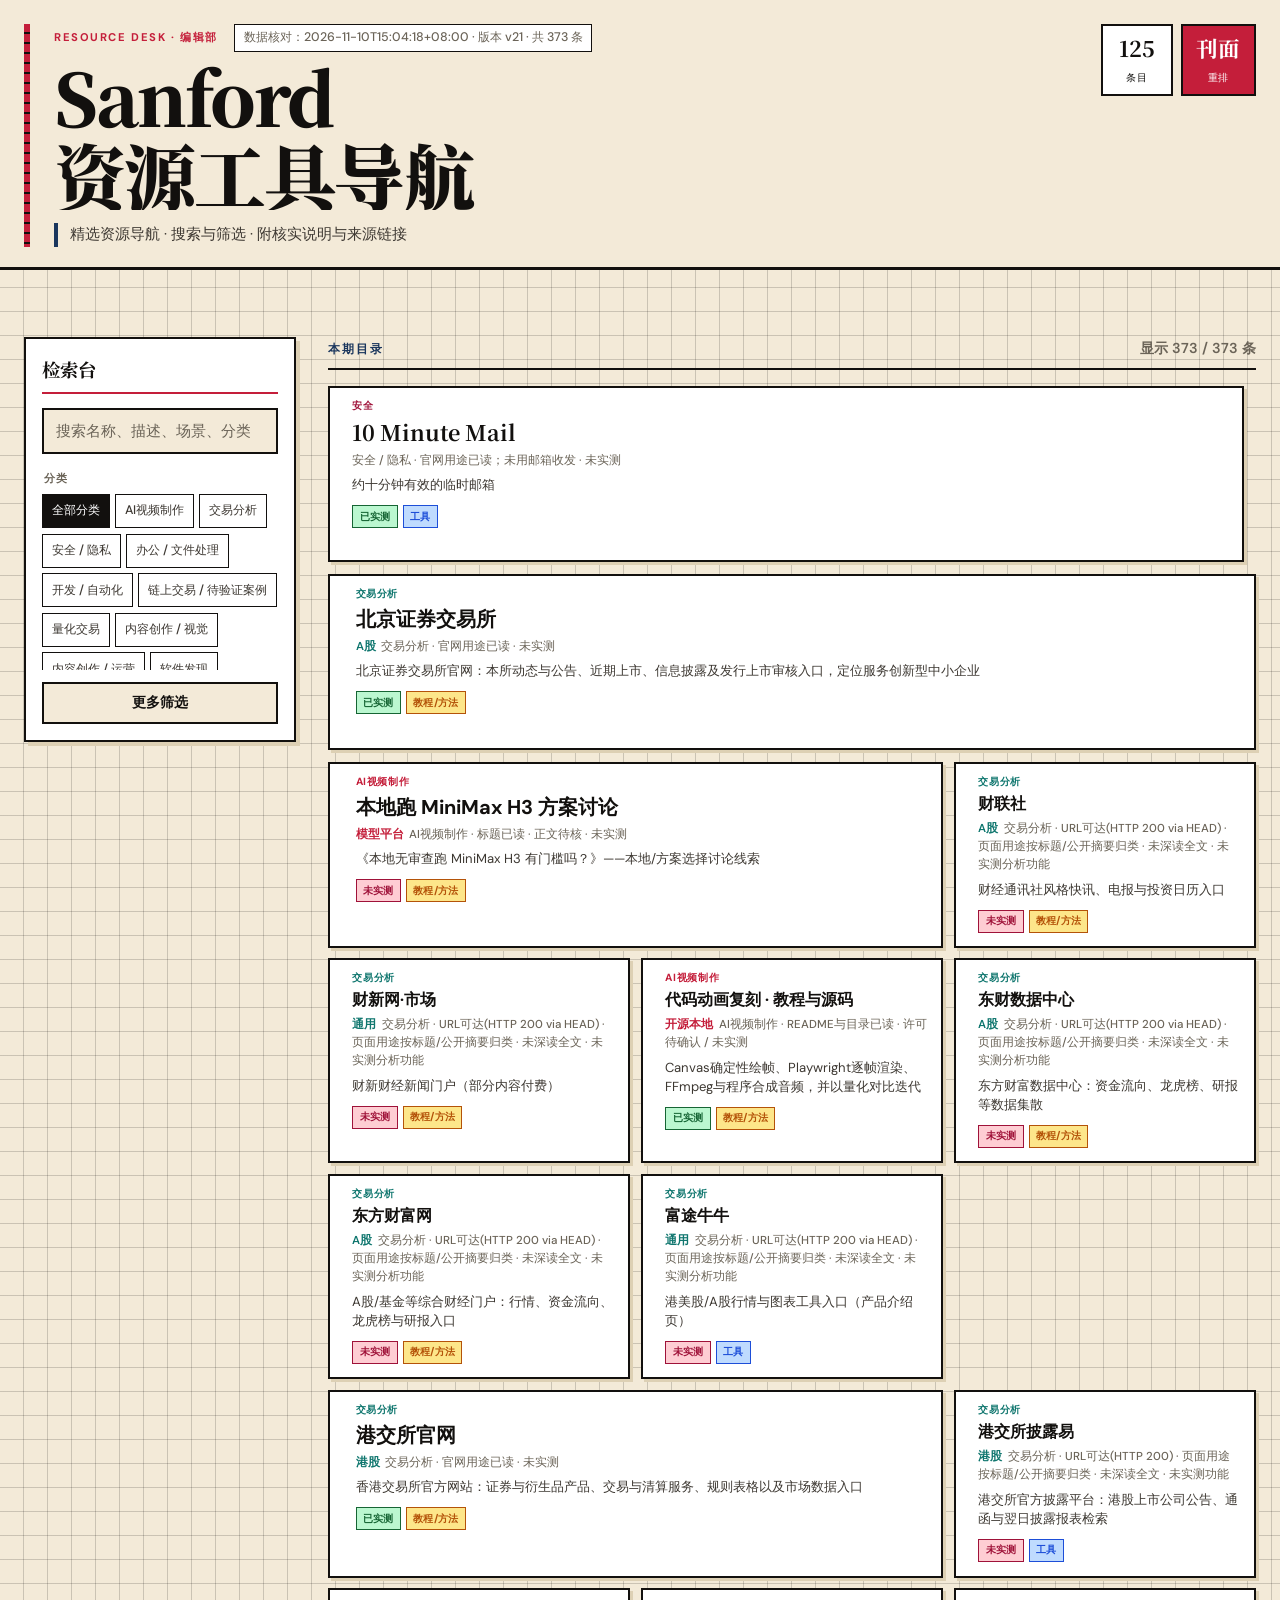
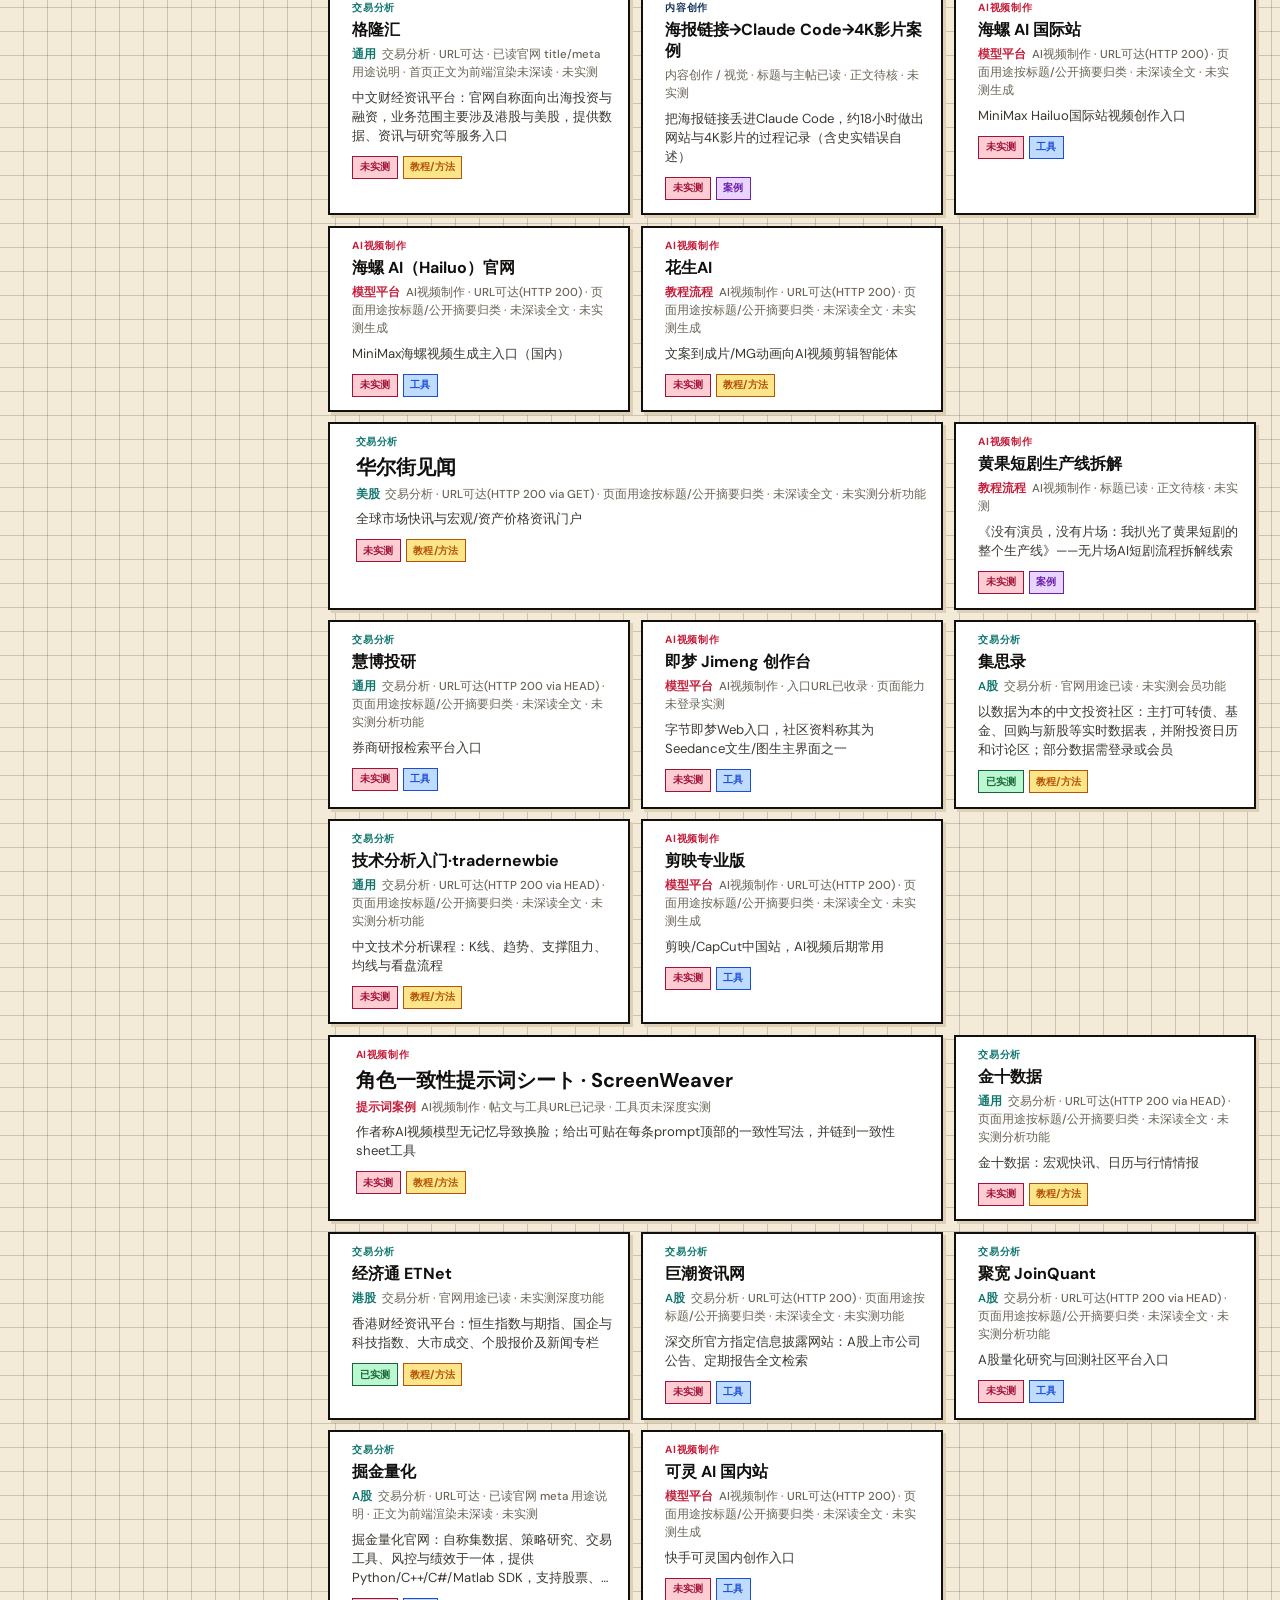
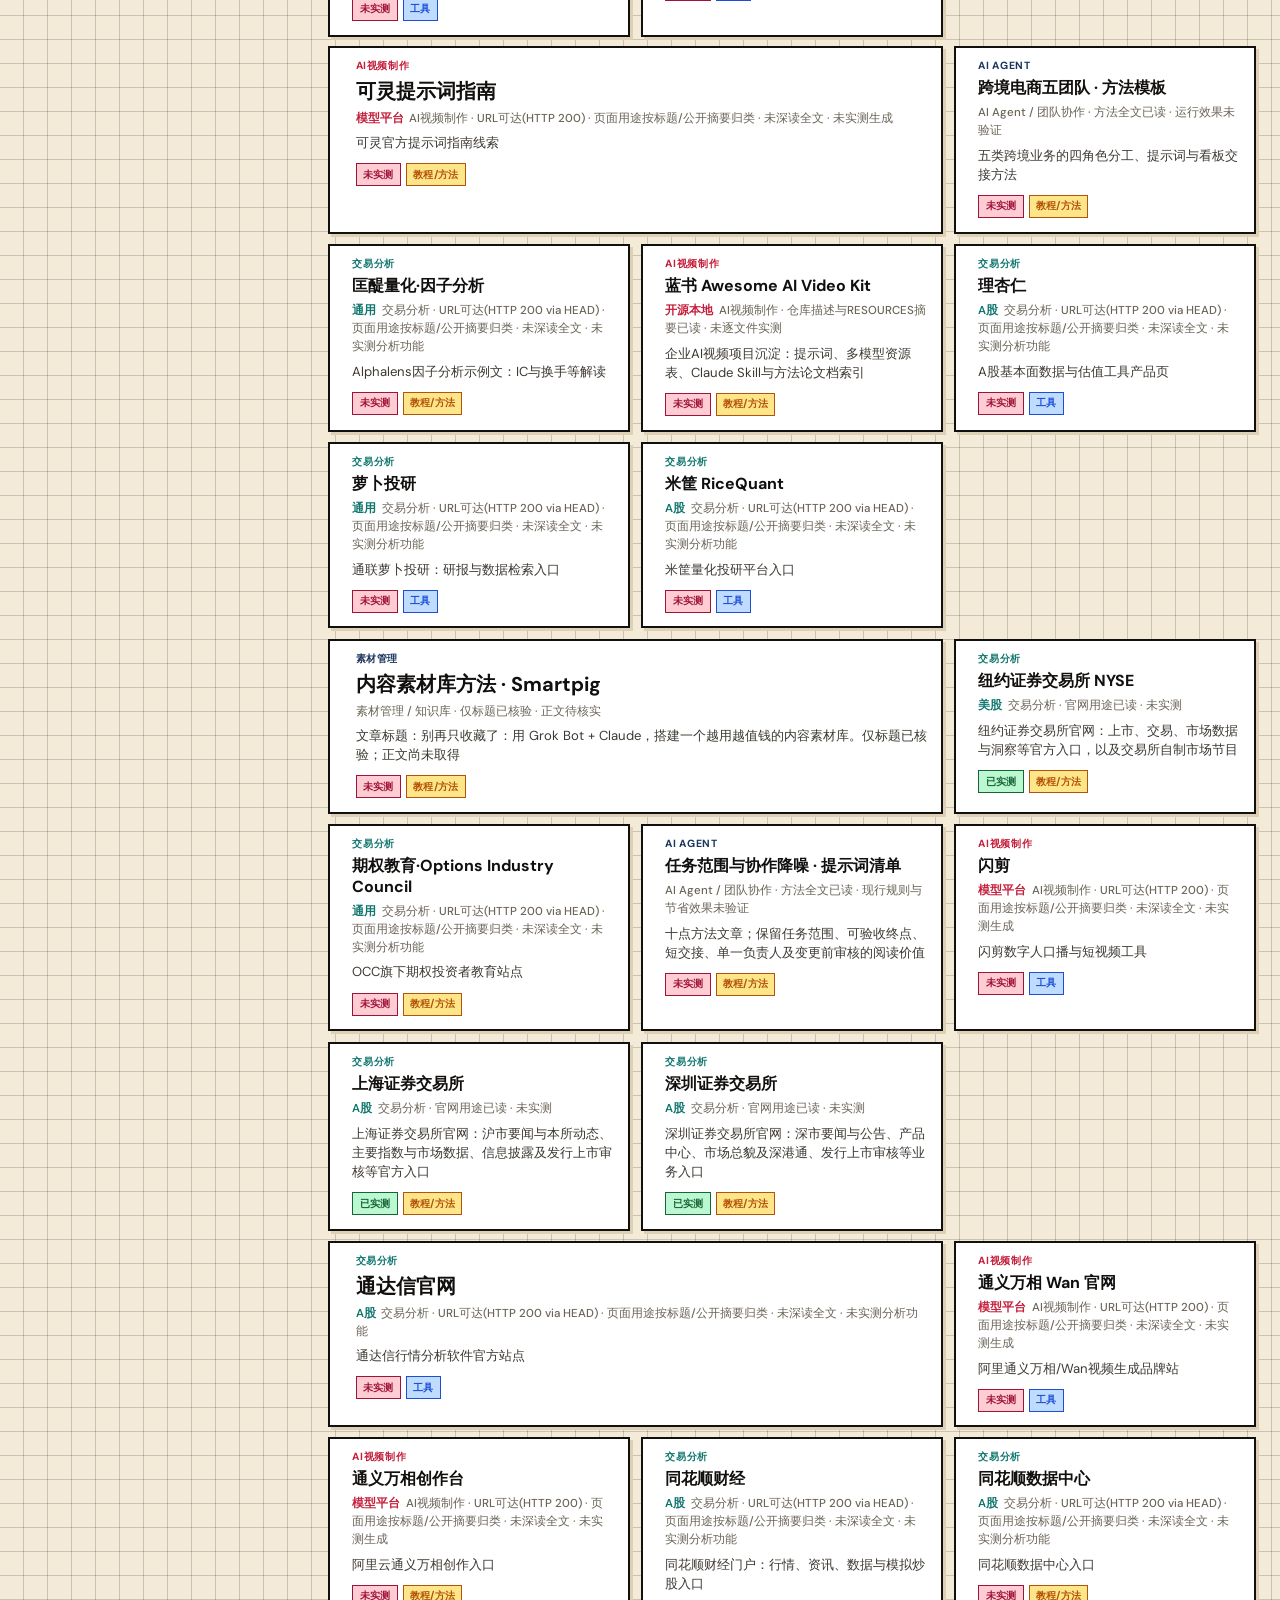
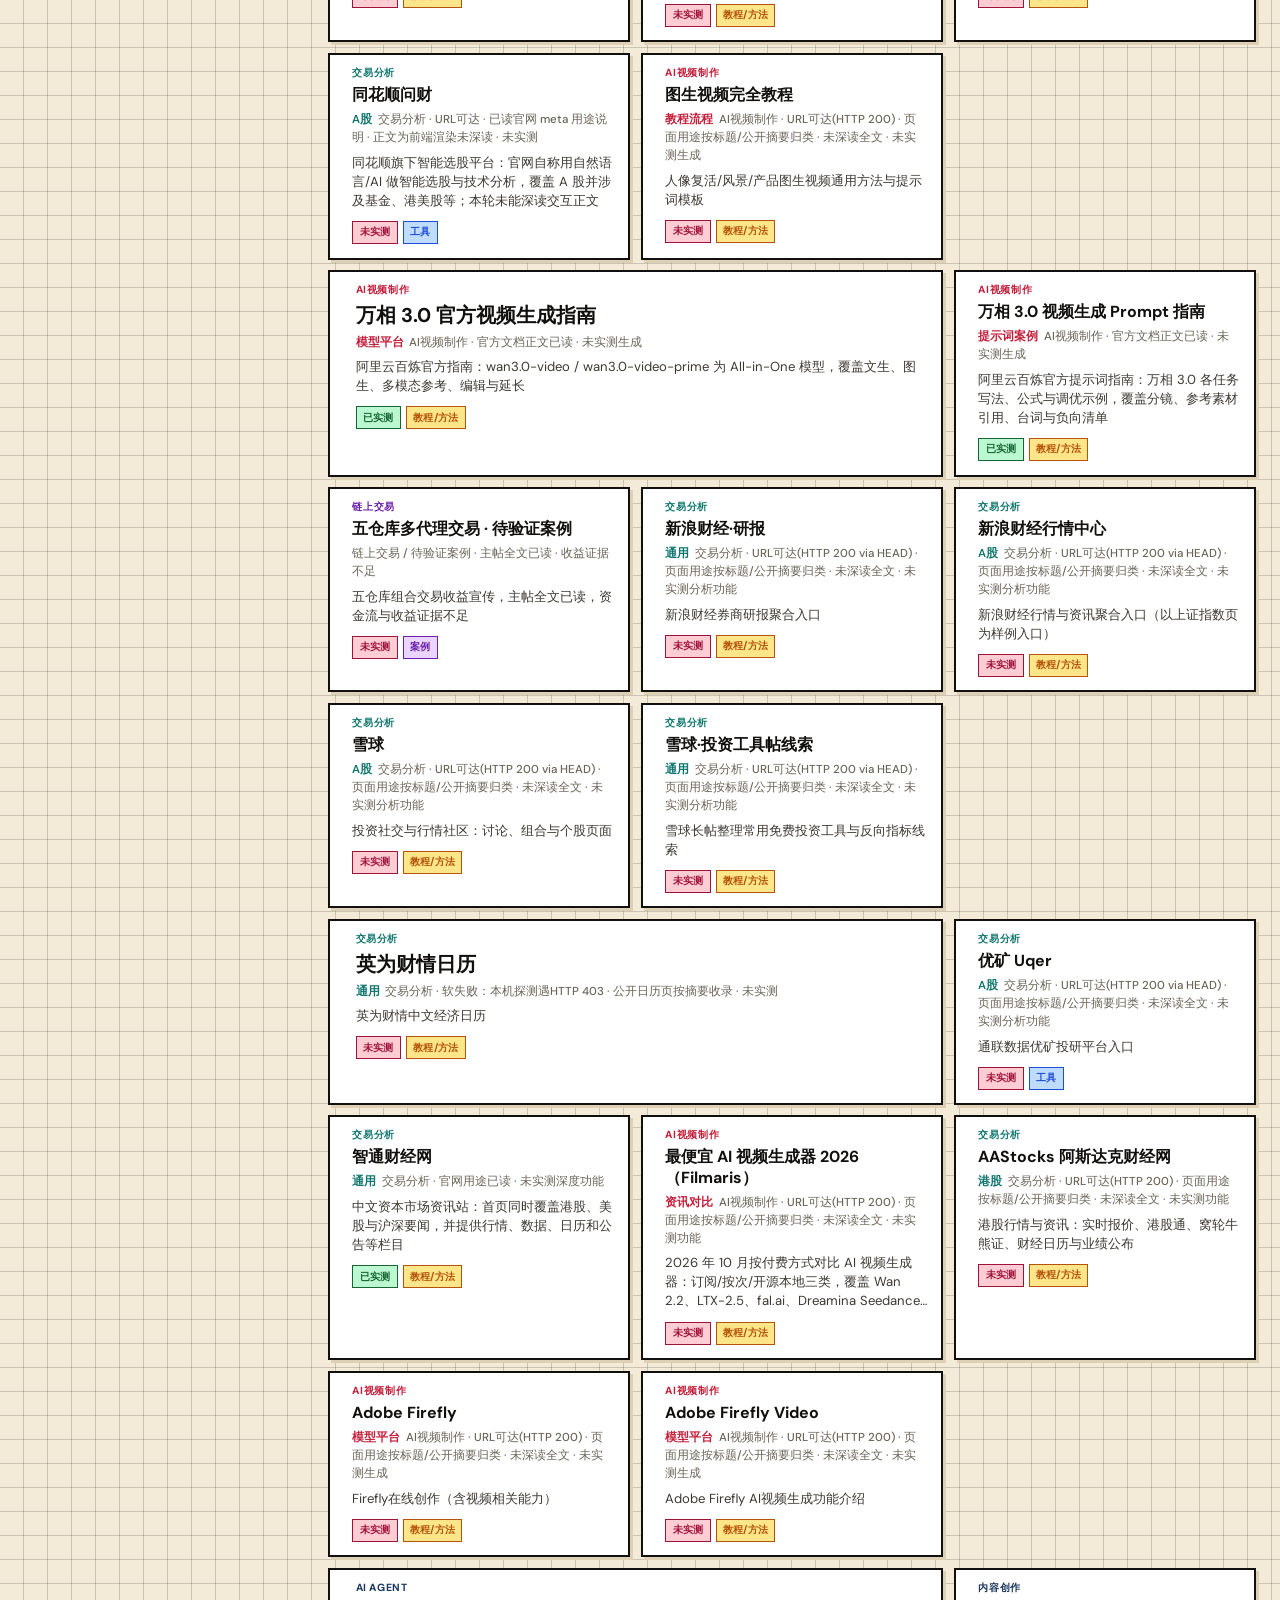
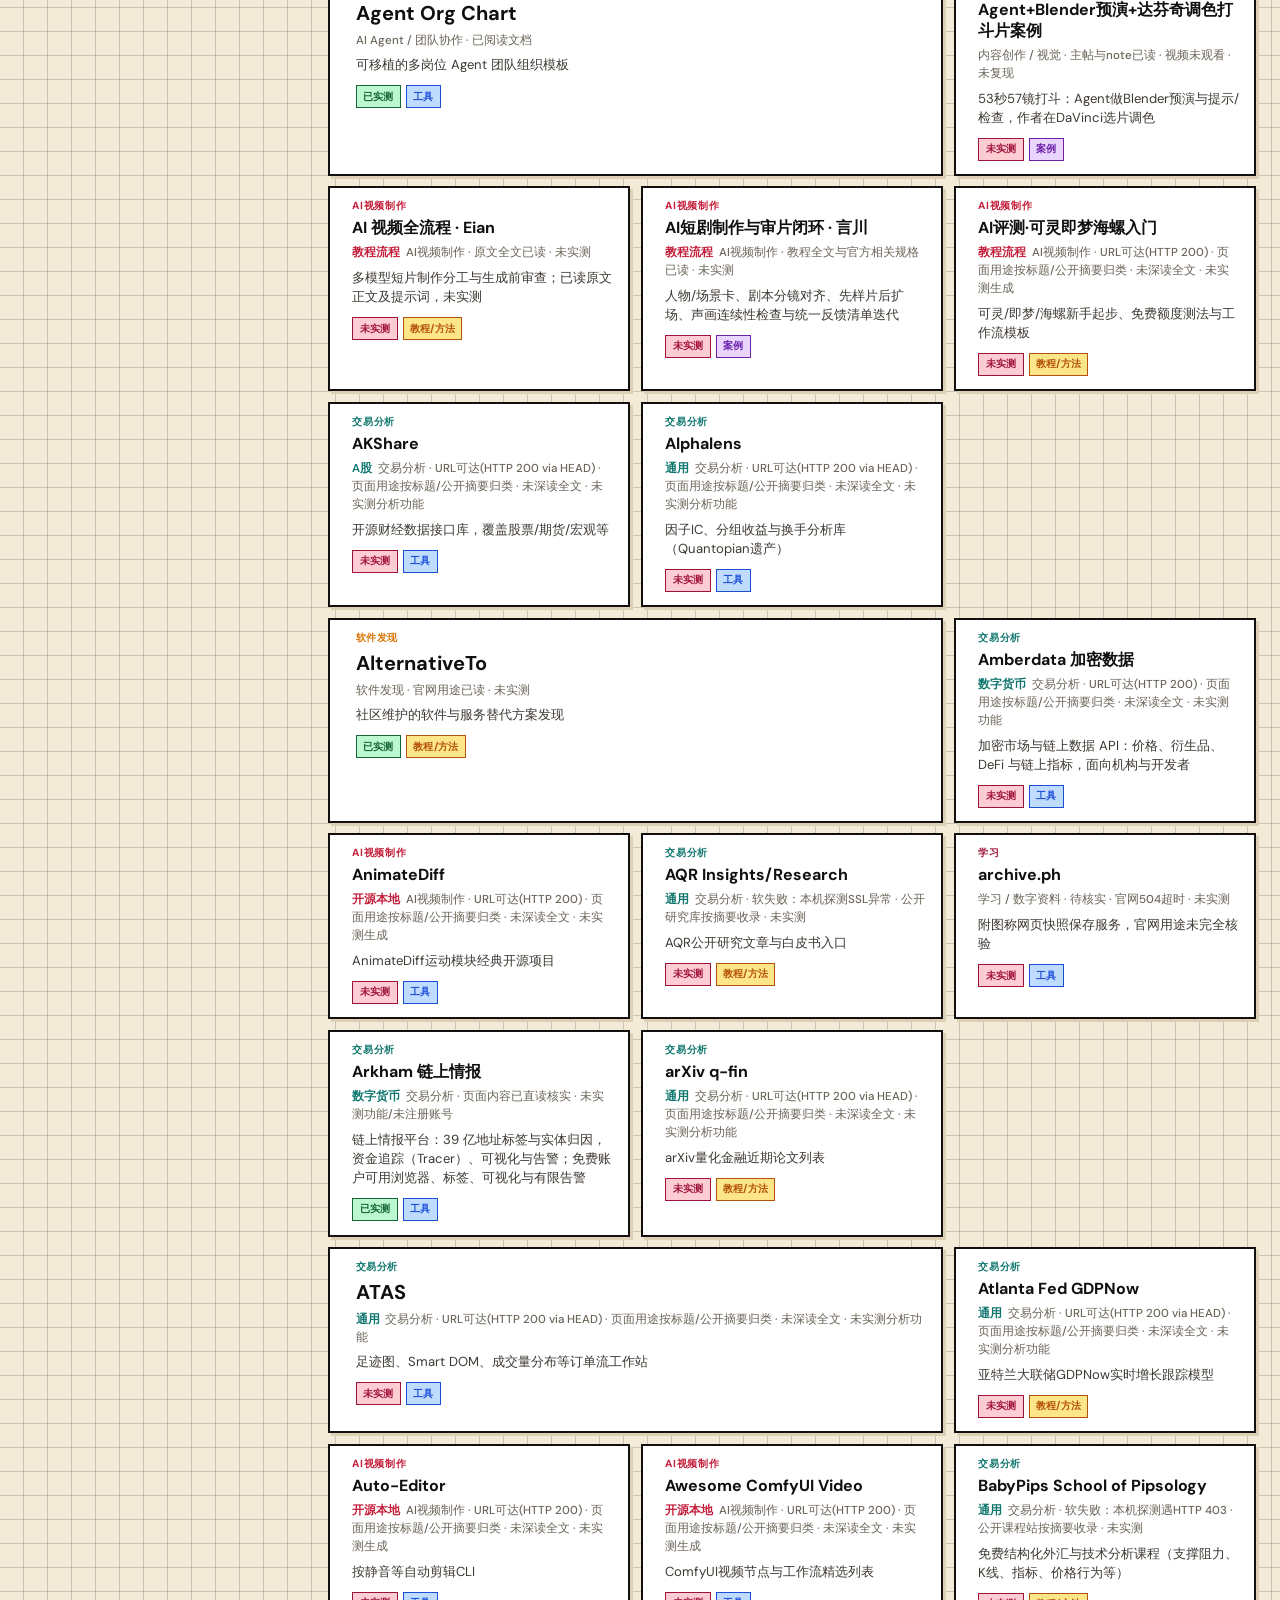
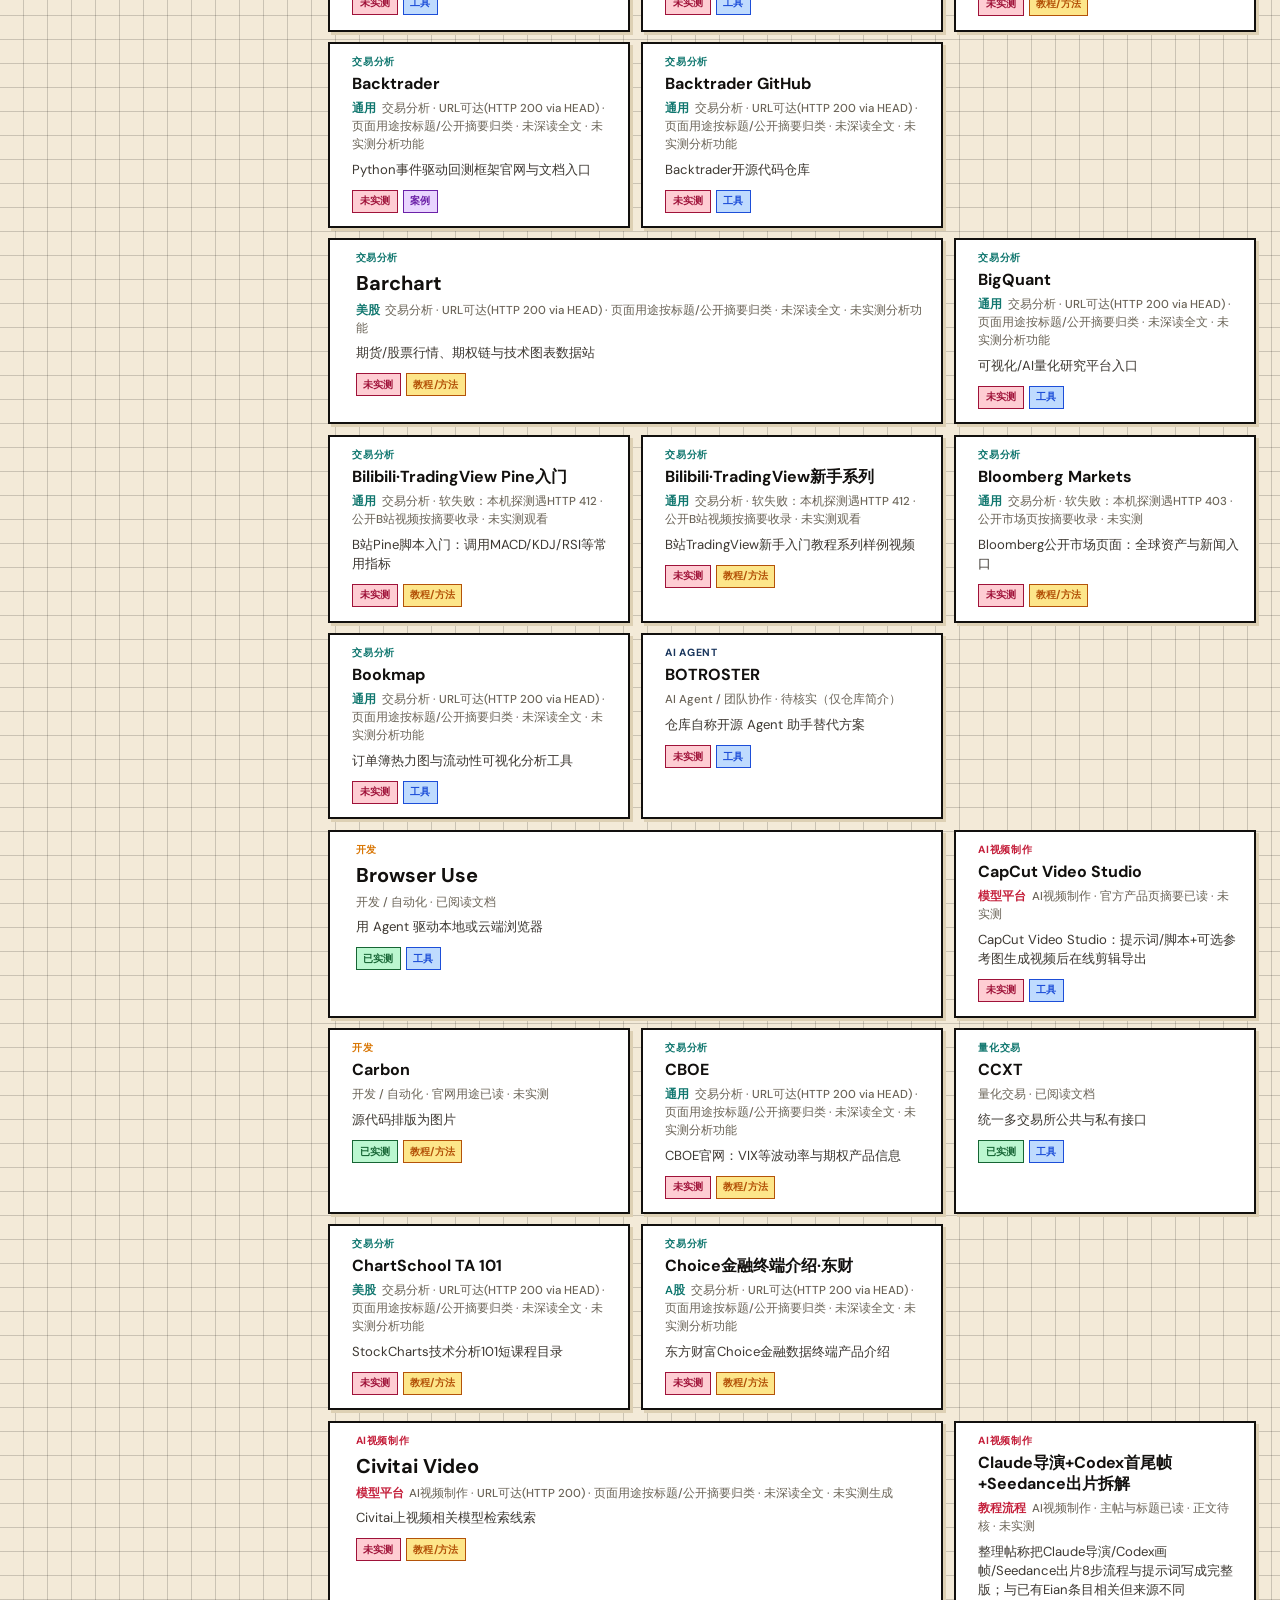
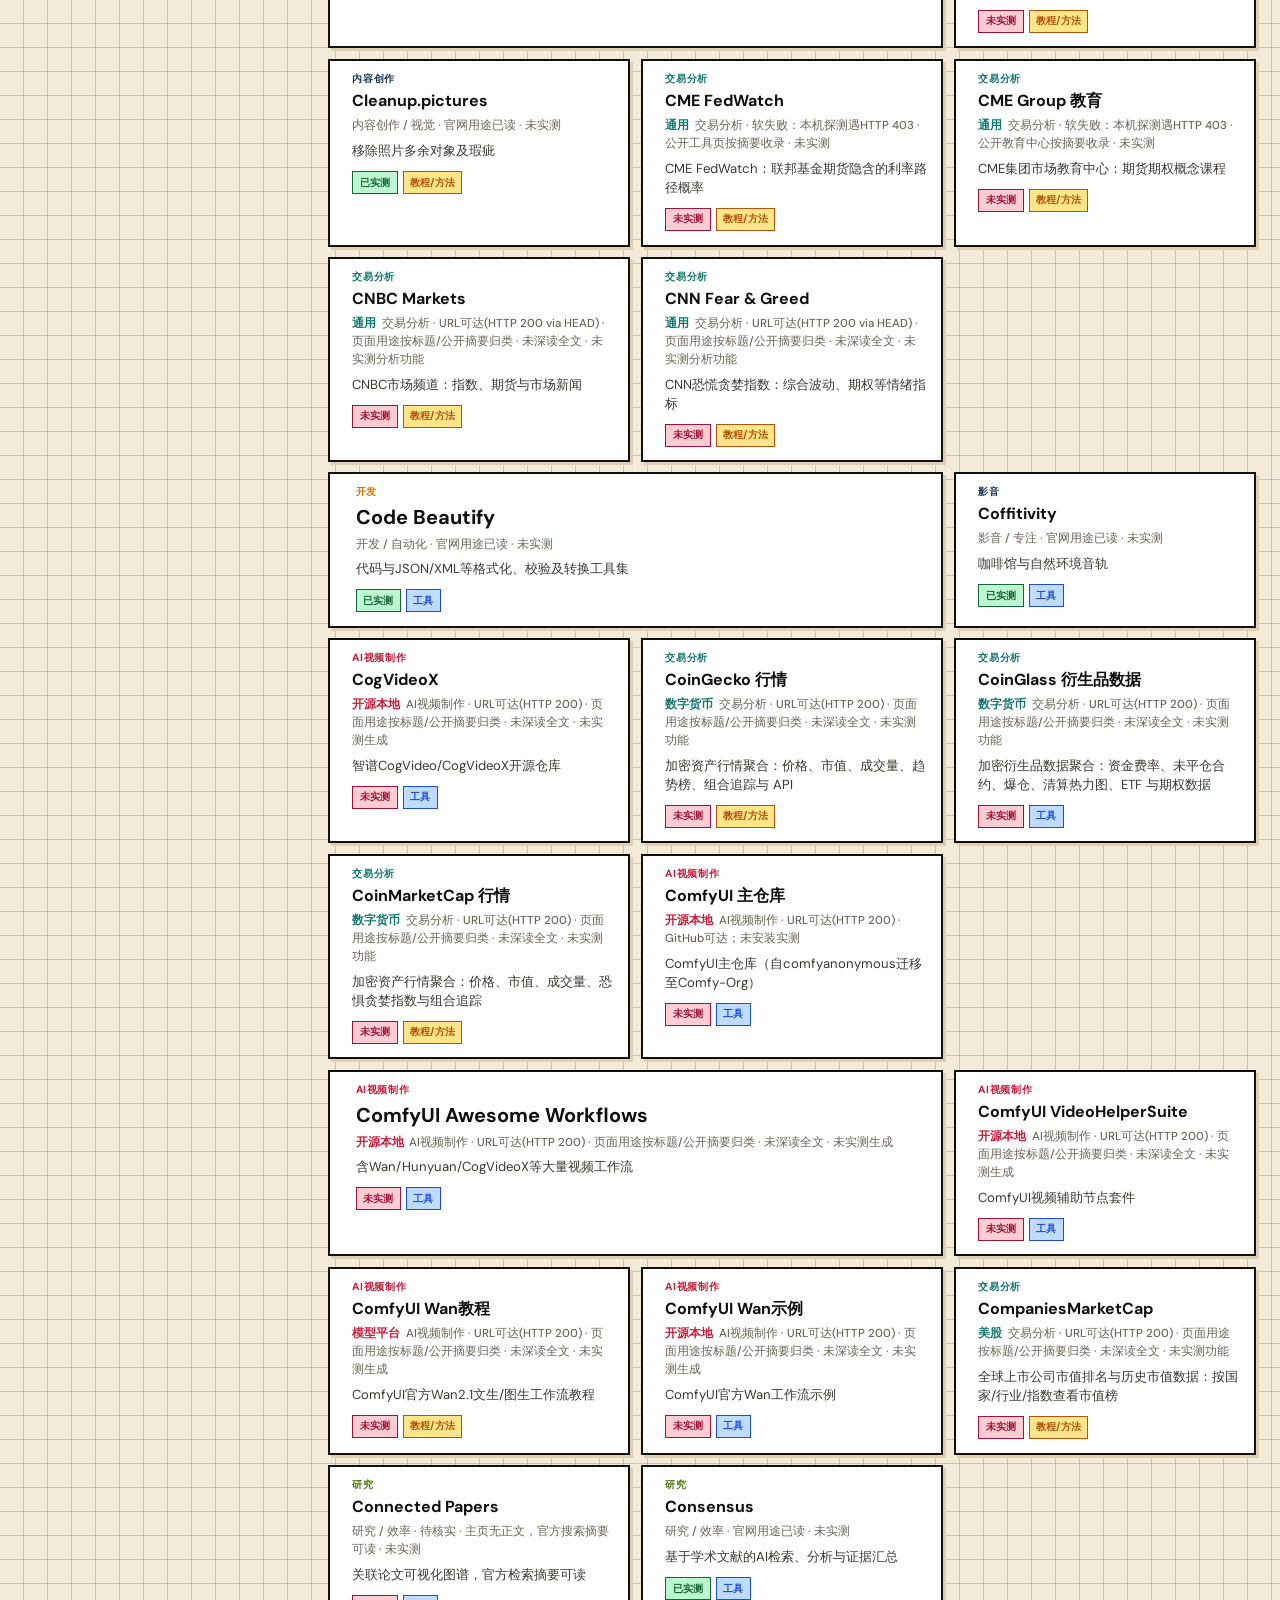
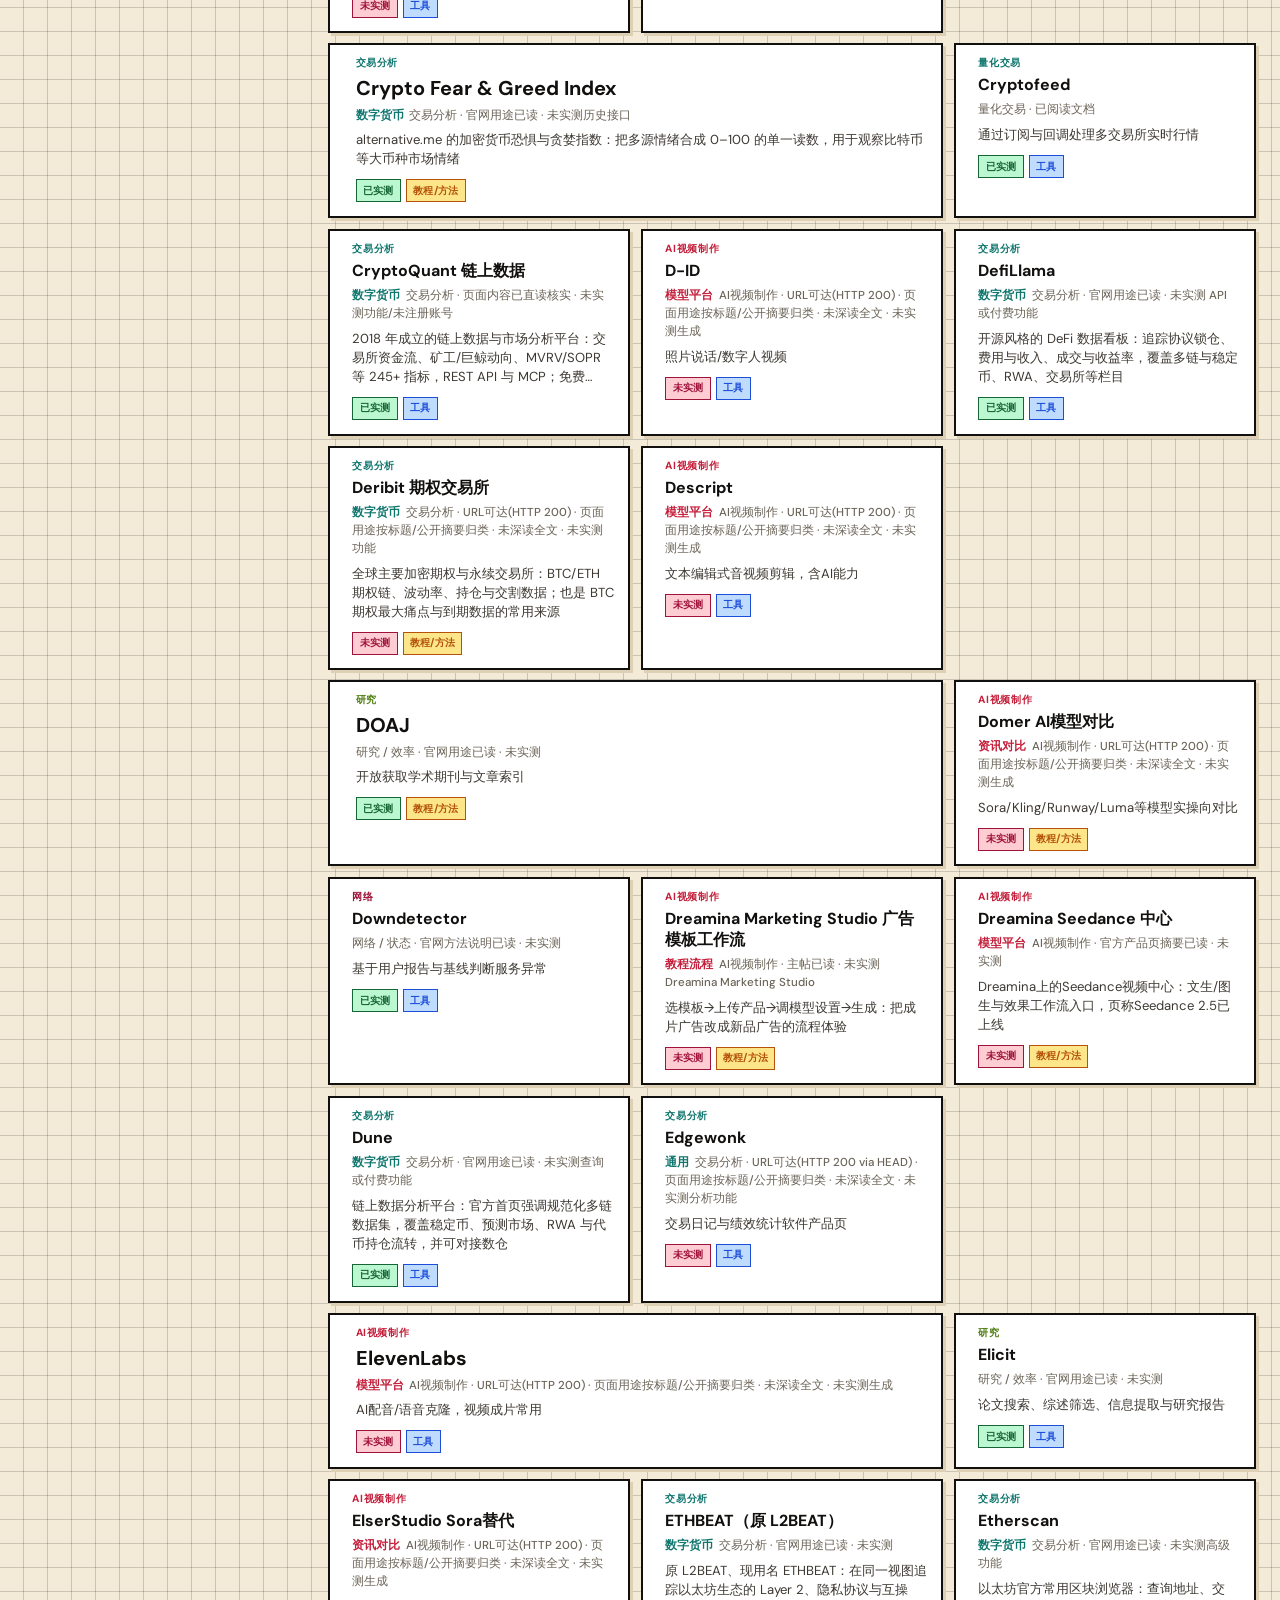
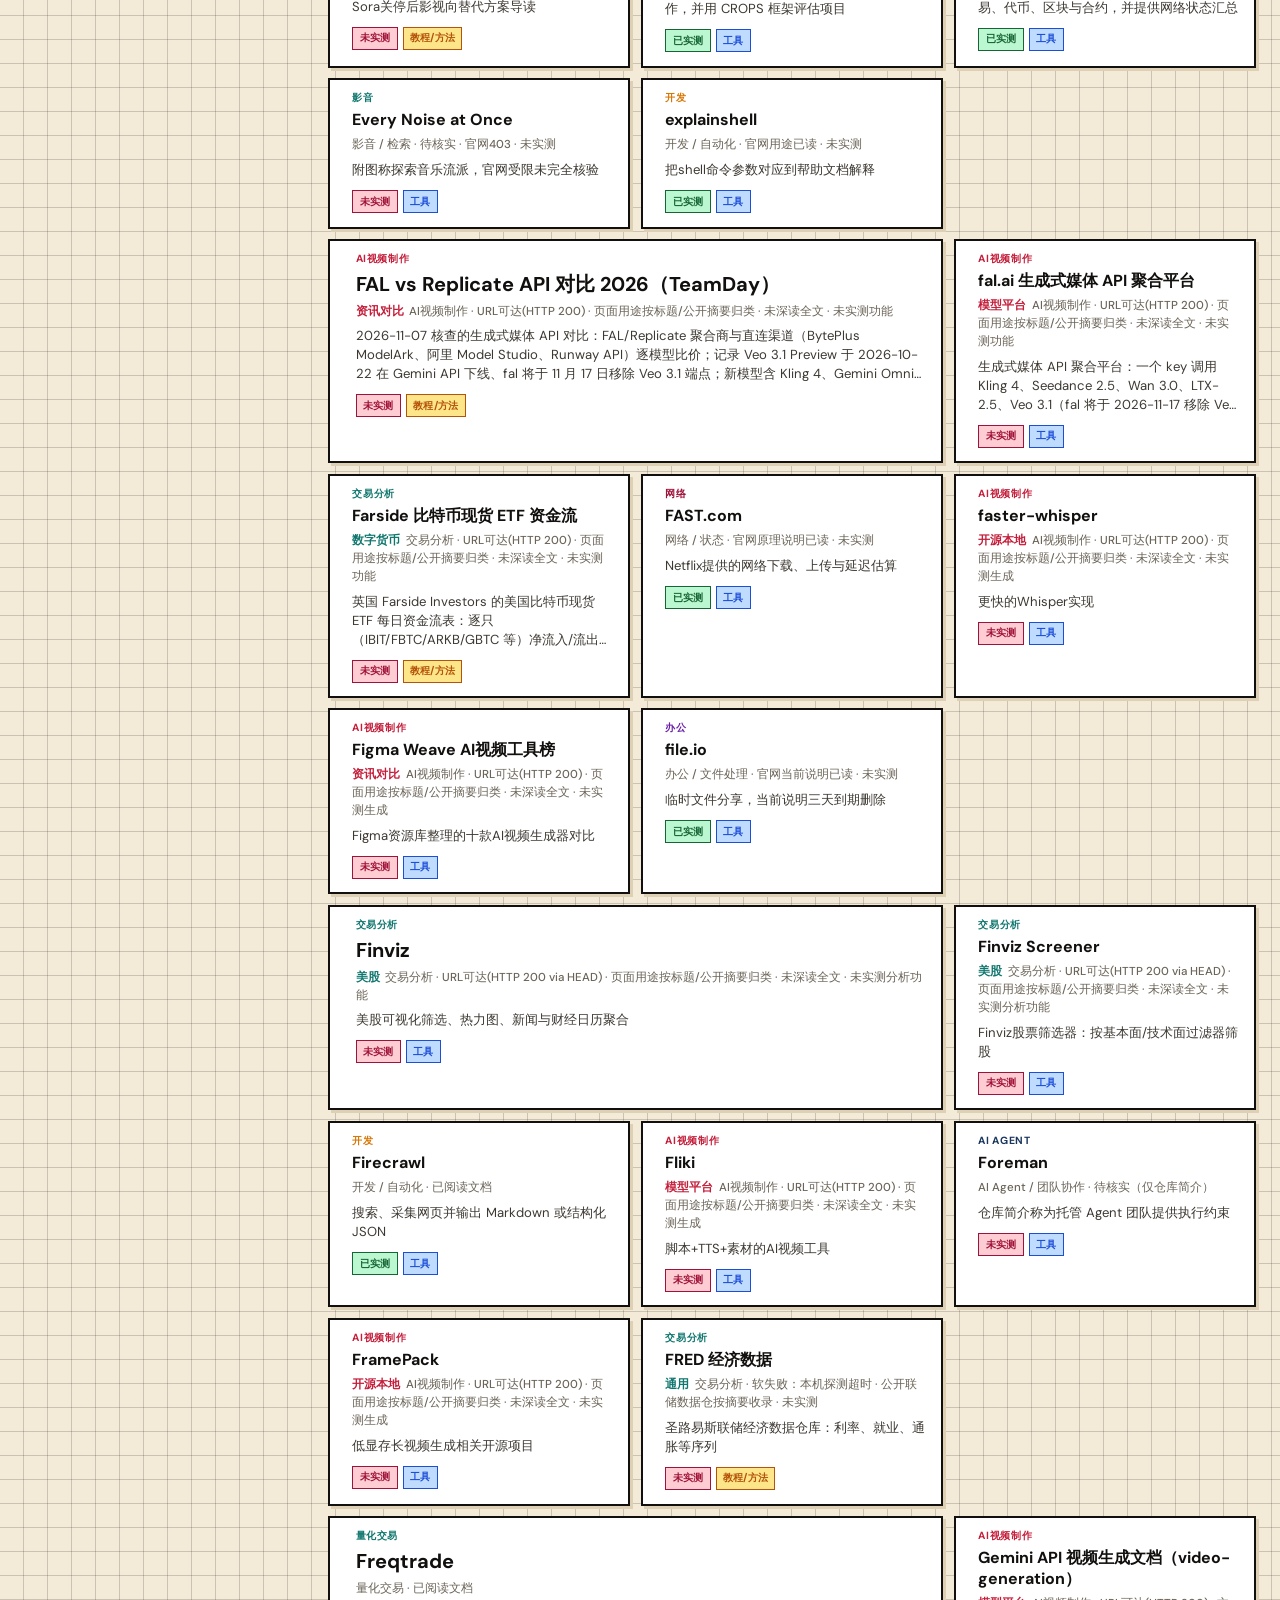
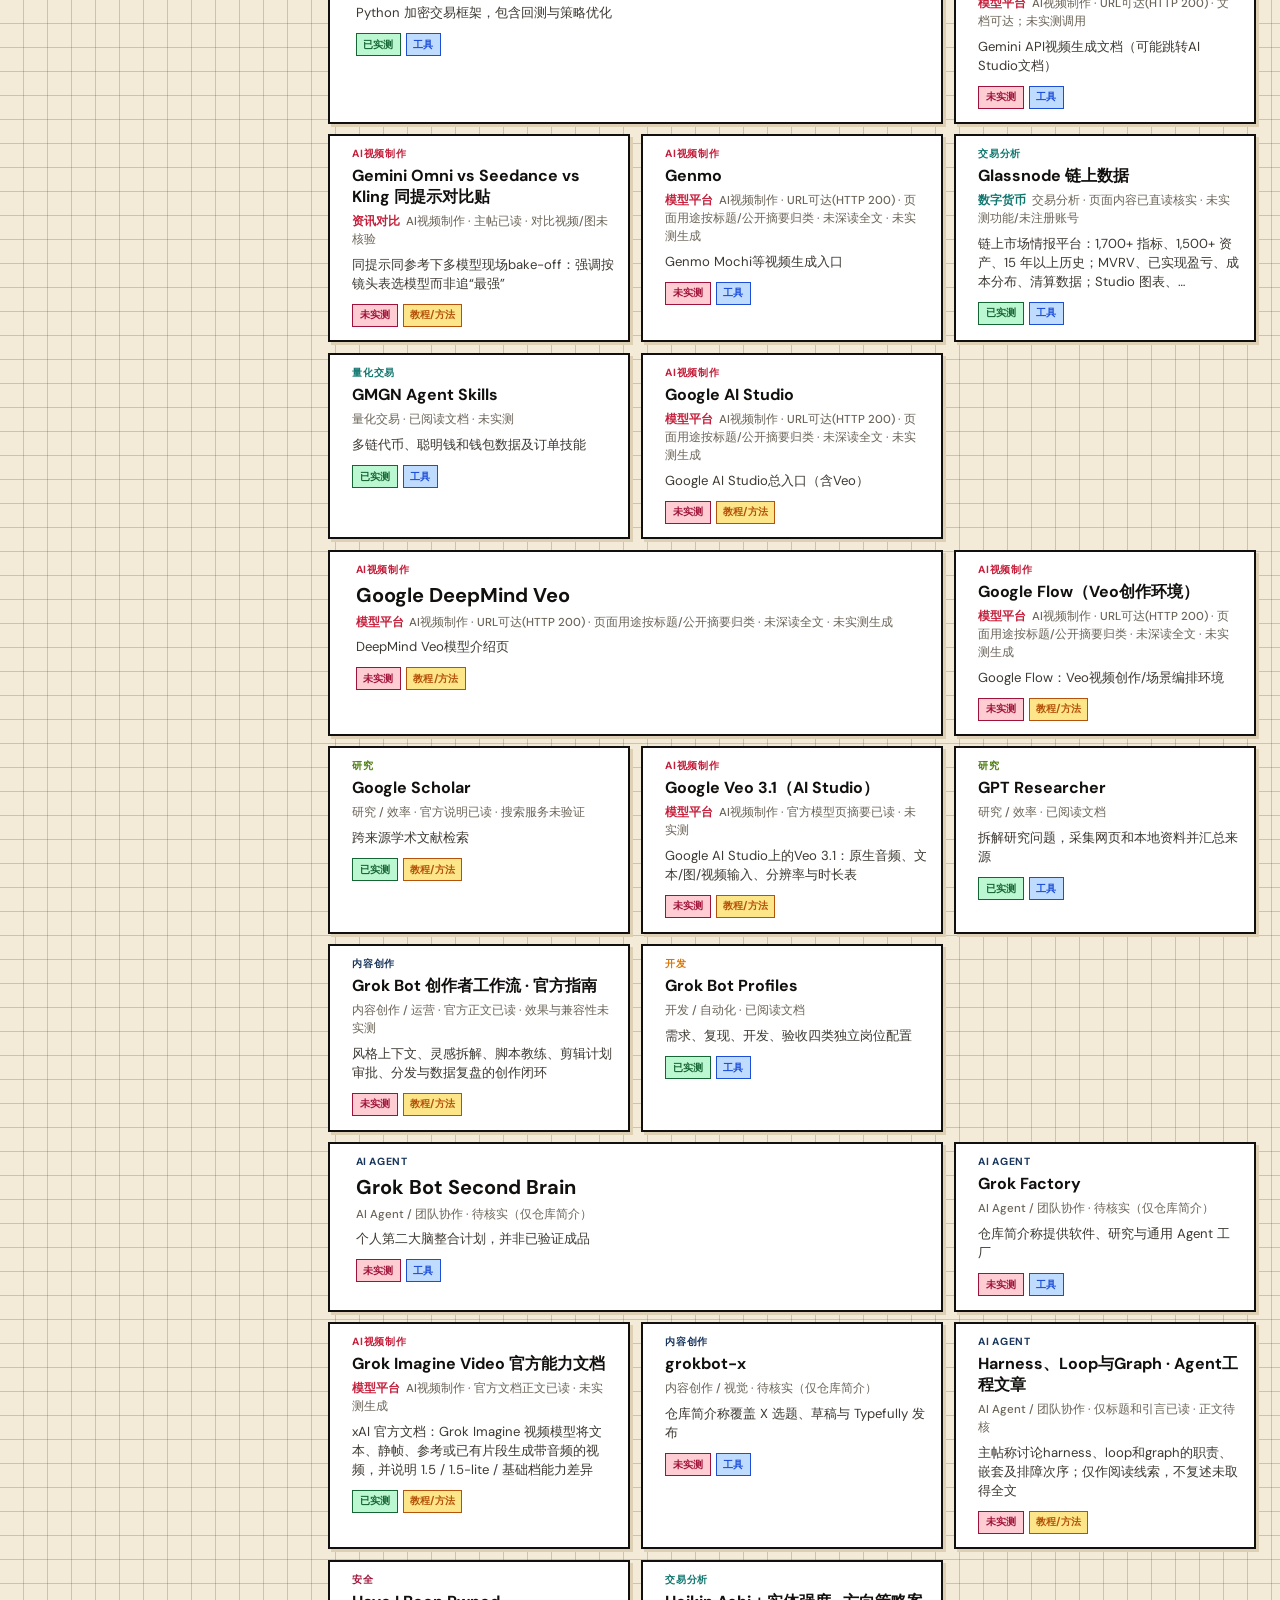
<file: index.html>
<!DOCTYPE html>
<html lang="zh-CN">
<head>
  <meta charset="UTF-8" />
  <meta name="viewport" content="width=device-width, initial-scale=1" />
  <meta name="description" content="Sanford  curated tools, tutorials, and case studies with verification notes." />
  <meta name="theme-color" content="#f3ead8" />
  <meta name="color-scheme" content="light" />
  <title>Sanford 的资源工具导航</title>
  <link rel="preconnect" href="https://fonts.googleapis.com" />
  <link rel="preconnect" href="https://fonts.gstatic.com" crossorigin />
  <link href="https://fonts.googleapis.com/css2?family=DM+Sans:ital,opsz,wght@0,9..40,400;0,9..40,500;0,9..40,700;1,9..40,400&family=Noto+Serif+SC:wght@500;700;900&display=swap" rel="stylesheet" />
  <link rel="stylesheet" href="styles.css" />
</head>
<body>
  <header class="masthead">
    <div class="masthead-inner">
      <div class="masthead-rail" aria-hidden="true"></div>
      <div class="masthead-copy">
        <div class="masthead-meta">
          <span class="issue-mark">RESOURCE DESK · 编辑部</span>
          <div class="meta-bar motion-stagger-in" id="metaBar" aria-live="polite"></div>
        </div>
        <h1 class="masthead-title">
          <span class="motion-mask-wrap"><span class="title-line motion-mask-line">Sanford</span></span>
          <span class="motion-mask-wrap"><span class="title-line title-heavy motion-mask-line">资源工具导航</span></span>
        </h1>
        <p class="masthead-deck motion-stagger-in">精选资源导航 · 搜索与筛选 · 附核实说明与来源链接</p>
      </div>
      <div class="masthead-stats" aria-hidden="true">
        <span class="stat-block">125<br><small>条目</small></span>
        <span class="stat-block stat-accent">刊面<br><small>重排</small></span>
      </div>
    </div>
  </header>

  <aside class="editors-note motion-stagger-in" role="note">
    <span class="note-label">编者注</span>
  <p>
    除非条目标注 <span class="pill pill-ok">已实测</span>，否则仅为文档/帖子阅读与线索整理，未在此站运行时验证。
    请区分 <span class="kind kind-tool">工具</span>、<span class="kind kind-tutorial">教程/方法</span>、<span class="kind kind-case">案例</span> 标签。
  </p>
  </aside>

  <div class="command-center">
    <aside class="filter-rail" aria-label="筛选与排序">
      <h2 class="rail-heading">检索台</h2>

      <label class="search-wrap">
        <span class="visually-hidden">关键词搜索</span>
        <input type="search" id="searchInput" placeholder="搜索名称、描述、场景、分类、子分类、类型…" autocomplete="off" />
      </label>

      <fieldset class="filter-group category-block">
        <legend>分类</legend>
        <div class="chip-row chip-row-wrap" id="categoryFilters" role="group" aria-label="分类筛选"></div>
      </fieldset>

      <fieldset class="filter-group subcategory-block" id="subcategoryFieldset" hidden>
        <legend>子分类</legend>
        <div class="chip-row chip-row-wrap" id="subcategoryFilters" role="group" aria-label="子分类筛选"></div>
      </fieldset>

      <button type="button" class="toggle-advanced" id="toggleAdvanced" aria-expanded="false" aria-controls="advancedFilters">
        更多筛选
      </button>

      <div id="advancedFilters" class="advanced-filters" hidden>
        <fieldset class="filter-group">
          <legend>核实状态</legend>
          <div class="chip-row" id="verifiedFilters" role="group" aria-label="核实状态筛选">
            <button type="button" class="chip is-active" data-verified="all">全部</button>
            <button type="button" class="chip" data-verified="true">已实测</button>
            <button type="button" class="chip" data-verified="false">未实测</button>
          </div>
        </fieldset>

        <fieldset class="filter-group">
          <legend>状态关键词</legend>
          <div class="chip-row" id="statusFilters" role="group" aria-label="状态筛选">
            <button type="button" class="chip is-active" data-status="all">不限</button>
            <button type="button" class="chip" data-status="已实测">含「已实测」</button>
            <button type="button" class="chip" data-status="待核">含「待核」</button>
            <button type="button" class="chip" data-status="已读">含「已读」</button>
            <button type="button" class="chip" data-status="未核实">含「未核实」</button>
          </div>
        </fieldset>

        <fieldset class="filter-group">
          <legend>内容性质</legend>
          <div class="chip-row" id="kindFilters" role="group" aria-label="内容性质">
            <button type="button" class="chip is-active" data-kind="all">全部</button>
            <button type="button" class="chip" data-kind="tool">偏工具</button>
            <button type="button" class="chip" data-kind="tutorial">偏教程</button>
            <button type="button" class="chip" data-kind="case">偏案例</button>
          </div>
        </fieldset>

        <div class="sort-row">
          <label for="sortSelect">排序</label>
          <select id="sortSelect">
            <option value="name-asc">名称 A→Z</option>
            <option value="name-desc">名称 Z→A</option>
            <option value="category-asc">分类 A→Z</option>
            <option value="category-desc">分类 Z→A</option>
            <option value="checkedAt-desc">核对时间 新→旧</option>
            <option value="checkedAt-asc">核对时间 旧→新</option>
          </select>
        </div>
      </div>
    </aside>

    <main class="content-stage" aria-label="资源列表">
      <header class="stage-header">
        <h2 class="section-kicker">本期目录</h2>
        <p class="result-count" id="resultCount" aria-live="polite"></p>
      </header>

      <div class="bento-hero" id="bentoHero" hidden aria-label="头版推荐"></div>

      <section class="bento-grid card-grid" id="cardGrid"></section>
    </main>
  </div>

  <div id="detailDrawer" class="detail-drawer" aria-hidden="true" aria-labelledby="detailTitle" hidden>
    <div class="drawer-backdrop" id="drawerBackdrop" tabindex="-1"></div>
    <aside class="drawer-panel" id="drawerPanel" role="dialog" aria-modal="true">
      <header class="drawer-header">
        <button type="button" class="icon-btn close-drawer" id="closeDrawer" aria-label="关闭详情">×</button>
        <h2 id="detailTitle"></h2>
        <div id="detailBadges" class="badge-row"></div>
      </header>
      <div class="drawer-body" id="drawerBody"></div>
    </aside>
  </div>

  <footer class="site-footer">
    <p>数据文件 <code>data/resources.json</code> · 更新后推送到 GitHub 即可刷新站点。</p>
    <p><a href="https://sanford2020.github.io/resource-nav/" rel="noopener">https://sanford2020.github.io/resource-nav/</a></p>
  </footer>

  <script src="motion.js" defer></script>
  <script src="app.js" defer></script>
</body>
</html>
</file>
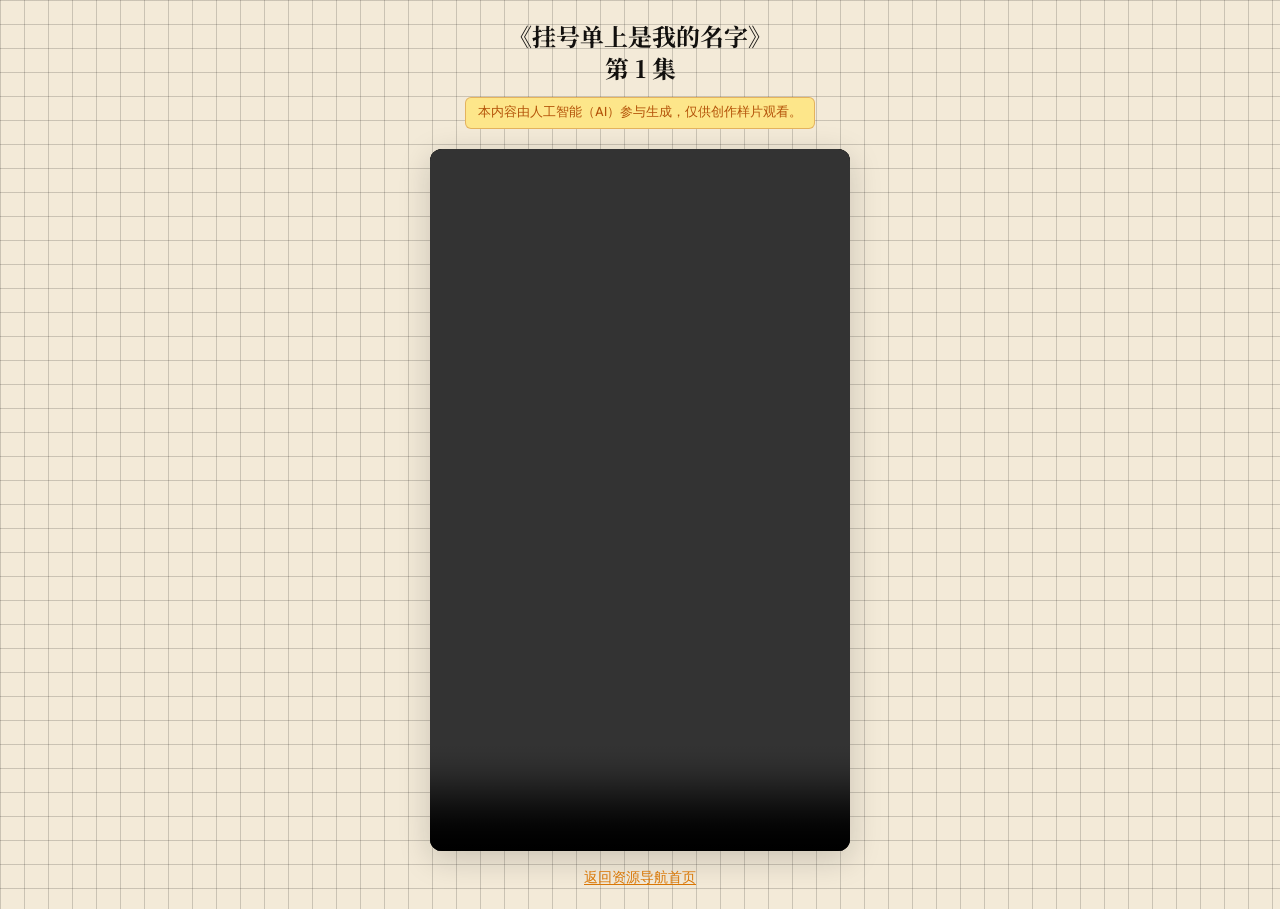
<file: drama/ep01/index.html>
<!DOCTYPE html>
<html lang="zh-CN">
<head>
  <meta charset="UTF-8" />
  <meta name="viewport" content="width=device-width, initial-scale=1" />
  <meta name="description" content="《挂号单上是我的名字》第 1 集 — AI 生成短剧样片" />
  <meta name="color-scheme" content="light" />
  <title>《挂号单上是我的名字》第 1 集</title>
  <link rel="preconnect" href="https://fonts.googleapis.com" />
  <link rel="preconnect" href="https://fonts.gstatic.com" crossorigin />
  <link href="https://fonts.googleapis.com/css2?family=DM+Sans:opsz,wght@9..40,400;9..40,500&family=Noto+Serif+SC:wght@500;700&display=swap" rel="stylesheet" />
  <style>
    :root {
      --paper: #f3ead8;
      --ink: #12100e;
      --ink-muted: #6b6458;
      --rule-light: rgba(18, 16, 14, 0.18);
      --accent-amber: #d97706;
      --ai-label-bg: #fde68a;
      --ai-label-border: #b45309;
    }

  * {
    box-sizing: border-box;
    margin: 0;
  }

  body {
    min-height: 100vh;
    font-family: "DM Sans", "PingFang SC", "Noto Sans SC", system-ui, sans-serif;
    color: var(--ink);
    background-color: var(--paper);
    background-image:
      linear-gradient(90deg, var(--rule-light) 1px, transparent 1px),
      linear-gradient(var(--rule-light) 1px, transparent 1px);
    background-size: 24px 24px;
    line-height: 1.55;
    padding: 1.25rem;
    display: flex;
    justify-content: center;
  }

  main {
    width: 100%;
    max-width: 420px;
  }

  header {
    text-align: center;
    margin-bottom: 1.25rem;
  }

  h1 {
    font-family: "Noto Serif SC", "Songti SC", serif;
    font-weight: 700;
    font-size: clamp(1.25rem, 5vw, 1.5rem);
    line-height: 1.35;
    margin-bottom: 0.75rem;
  }

  .ai-badge {
    display: inline-block;
    font-size: 0.8125rem;
    font-weight: 500;
    color: var(--ai-label-border);
    background: var(--ai-label-bg);
    border: 1px solid rgba(180, 83, 9, 0.35);
    border-radius: 6px;
    padding: 0.35rem 0.75rem;
    max-width: 22rem;
    line-height: 1.45;
  }

  .player-shell {
    background: #12100e;
    border-radius: 12px;
    overflow: hidden;
    box-shadow: 0 8px 32px rgba(18, 16, 14, 0.18);
  }

  video {
    display: block;
    width: 100%;
    aspect-ratio: 9 / 16;
    max-height: min(78vh, 720px);
    background: #000;
    object-fit: contain;
  }

  .hint {
    margin-top: 1rem;
    text-align: center;
    font-size: 0.875rem;
    color: var(--ink-muted);
  }

  .hint a {
    color: var(--accent-amber);
    text-decoration: underline;
    text-underline-offset: 2px;
  }
  </style>
</head>
<body>
  <main>
    <header>
      <h1>《挂号单上是我的名字》<br />第 1 集</h1>
      <p class="ai-badge" role="note">
        本内容由人工智能（AI）参与生成，仅供创作样片观看。
      </p>
    </header>

    <div class="player-shell">
      <video
        controls
        playsinline
        preload="metadata"
        poster=""
        width="540"
        height="960"
        aria-label="《挂号单上是我的名字》第 1 集 视频"
      >
        <source src="ep01.mp4" type="video/mp4" />
        您的浏览器不支持 HTML5 视频播放，请换用较新的浏览器。
      </video>
    </div>

    <p class="hint">
      <a href="../../index.html">返回资源导航首页</a>
    </p>
  </main>
</body>
</html>
</file>
<file: styles.css>
:root {
  --paper: #f3ead8;
  --paper-deep: #e8dcc4;
  --paper-shadow: #ddd0b4;
  --ink: #12100e;
  --ink-soft: #3d3832;
  --ink-muted: #6b6458;
  --rule: #12100e;
  --rule-light: rgba(18, 16, 14, 0.18);
  --accent-red: #c41e3a;
  --accent-navy: #1a365d;
  --accent-amber: #d97706;
  --accent-teal: #0f766e;
  --accent-plum: #6b21a8;
  --accent-lime: #4d7c0f;
  --ok: #166534;
  --ok-bg: #bbf7d0;
  --warn: #b45309;
  --warn-bg: #fde68a;
  --danger: #9f1239;
  --danger-bg: #fecdd3;
  --tool: #1d4ed8;
  --tool-bg: #bfdbfe;
  --tutorial: #b45309;
  --tutorial-bg: #fed7aa;
  --case: #6b21a8;
  --case-bg: #e9d5ff;
  --font-serif: "Noto Serif SC", "Songti SC", serif;
  --font-sans: "DM Sans", "PingFang SC", "Noto Sans SC", "Microsoft YaHei", system-ui, sans-serif;
  --snap: cubic-bezier(0.2, 0, 0, 1);
  --snap-in: cubic-bezier(0.4, 0, 1, 1);
  --ease-spring: cubic-bezier(0.34, 1.12, 0.64, 1);
  --reveal-rise: 28px;
  --reveal-dur: 0.6s;
  --rail-w: 272px;
}

*,
*::before,
*::after {
  box-sizing: border-box;
}

html {
  scroll-behavior: smooth;
}

body {
  margin: 0;
  font-family: var(--font-sans);
  color: var(--ink);
  line-height: 1.55;
  min-height: 100vh;
  background-color: var(--paper);
  background-image:
    linear-gradient(90deg, var(--rule-light) 1px, transparent 1px),
    linear-gradient(var(--rule-light) 1px, transparent 1px);
  background-size: 24px 24px;
  background-position: -1px -1px;
}

body::before {
  content: "";
  position: fixed;
  inset: 0;
  pointer-events: none;
  background: radial-gradient(ellipse 80% 50% at 100% 0%, rgba(196, 30, 58, 0.06) 0%, transparent 55%);
  z-index: 0;
}

body > * {
  position: relative;
  z-index: 1;
}

.visually-hidden {
  position: absolute;
  width: 1px;
  height: 1px;
  padding: 0;
  margin: -1px;
  overflow: hidden;
  clip: rect(0, 0, 0, 0);
  border: 0;
}

/* —— Masthead —— */
.masthead {
  border-bottom: 3px solid var(--rule);
  background: var(--paper);
}

.masthead-inner {
  max-width: 1320px;
  margin: 0 auto;
  padding: 1.5rem 1.5rem 1.25rem;
  display: grid;
  grid-template-columns: 6px 1fr auto;
  gap: 1.25rem 1.5rem;
  align-items: end;
}

.masthead-rail {
  align-self: stretch;
  background: repeating-linear-gradient(
    180deg,
    var(--accent-red) 0,
    var(--accent-red) 8px,
    var(--ink) 8px,
    var(--ink) 10px
  );
  min-height: 120px;
}

.masthead-meta {
  display: flex;
  flex-wrap: wrap;
  align-items: center;
  gap: 0.75rem 1rem;
  margin-bottom: 0.65rem;
}

.issue-mark {
  font-size: 0.7rem;
  font-weight: 700;
  letter-spacing: 0.14em;
  text-transform: uppercase;
  color: var(--accent-red);
}

.meta-bar {
  font-size: 0.78rem;
  font-weight: 500;
  color: var(--ink-muted);
  padding: 0.2rem 0.55rem;
  border: 1px solid var(--rule);
  background: #fff;
}

.masthead-title {
  margin: 0;
  font-family: var(--font-serif);
  line-height: 0.95;
}

.title-line {
  display: block;
  font-size: clamp(2.4rem, 7vw, 4.5rem);
  font-weight: 900;
  letter-spacing: -0.03em;
  color: var(--ink);
}

.title-heavy {
  margin-top: 0.1em;
}

/* motion-prompt #005 Mask reveal — masthead title */
.motion-mask-wrap {
  display: block;
  overflow: hidden;
  padding-bottom: 0.06em;
}

.motion-mask-line {
  display: block;
  transform: translateY(108%);
  opacity: 0;
  transition:
    transform var(--reveal-dur) cubic-bezier(0.2, 0, 0, 1),
    opacity calc(var(--reveal-dur) * 0.85) cubic-bezier(0.2, 0, 0, 1);
}

.motion-mask-line.is-revealed {
  transform: translateY(0);
  opacity: 1;
}

/* motion-prompt #002 Stagger — masthead / deck */
.motion-stagger-in {
  opacity: 0;
  transform: translateY(12px);
  transition:
    opacity 0.45s var(--snap),
    transform 0.45s var(--snap);
}

.motion-stagger-in.is-in {
  opacity: 1;
  transform: translateY(0);
}

.masthead-deck {
  margin: 0.85rem 0 0;
  max-width: 38rem;
  font-size: 0.95rem;
  color: var(--ink-soft);
  border-left: 4px solid var(--accent-navy);
  padding-left: 0.75rem;
}

.masthead-stats {
  display: flex;
  gap: 0.5rem;
  align-self: start;
}

.stat-block {
  display: block;
  padding: 0.65rem 0.85rem;
  font-family: var(--font-serif);
  font-size: 1.35rem;
  font-weight: 700;
  line-height: 1.1;
  text-align: center;
  border: 2px solid var(--rule);
  background: #fff;
  min-width: 4.5rem;
}

.stat-block small {
  font-size: 0.65rem;
  font-weight: 500;
  font-family: var(--font-sans);
  letter-spacing: 0.08em;
}

.stat-accent {
  background: var(--accent-red);
  color: #fff;
  border-color: var(--ink);
}

/* —— Editor's note —— */
.editors-note {
  max-width: 1320px;
  margin: 0 auto;
  padding: 0.75rem 1.5rem;
  display: grid;
  grid-template-columns: auto 1fr;
  gap: 1rem 1.25rem;
  align-items: start;
  border-bottom: 1px solid var(--rule);
  background: #fff;
  font-size: 0.88rem;
}

.note-label {
  font-size: 0.68rem;
  font-weight: 700;
  letter-spacing: 0.12em;
  writing-mode: vertical-rl;
  text-orientation: mixed;
  color: #fff;
  background: var(--ink);
  padding: 0.5rem 0.35rem;
}

.editors-note p {
  margin: 0;
  line-height: 1.55;
  color: var(--ink-soft);
}

.pill,
.kind {
  display: inline-block;
  padding: 0.05rem 0.4rem;
  font-size: 0.75rem;
  font-weight: 700;
  border: 1px solid var(--rule);
}

.pill-ok {
  background: var(--ok-bg);
  color: var(--ok);
}

.kind-tool {
  background: var(--tool-bg);
  color: var(--tool);
}

.kind-tutorial {
  background: var(--warn-bg);
  color: var(--warn);
}

.kind-case {
  background: var(--case-bg);
  color: var(--case);
}

/* —— Command center layout —— */
.command-center {
  max-width: 1320px;
  margin: 0 auto;
  padding: 1.25rem 1.5rem 2rem;
  display: grid;
  grid-template-columns: var(--rail-w) 1fr;
  gap: 1.5rem 2rem;
  align-items: start;
}

.filter-rail {
  position: sticky;
  top: 0.75rem;
  padding: 1rem;
  background: #fff;
  border: 2px solid var(--rule);
  box-shadow: 4px 4px 0 var(--paper-shadow);
}

.rail-heading {
  margin: 0 0 0.85rem;
  font-family: var(--font-serif);
  font-size: 1.15rem;
  font-weight: 700;
  padding-bottom: 0.5rem;
  border-bottom: 2px solid var(--accent-red);
}

.content-stage {
  min-width: 0;
}

.stage-header {
  display: flex;
  flex-wrap: wrap;
  justify-content: space-between;
  align-items: baseline;
  gap: 0.5rem 1rem;
  margin-bottom: 1rem;
  padding-bottom: 0.5rem;
  border-bottom: 2px solid var(--rule);
}

.section-kicker {
  margin: 0;
  font-size: 0.72rem;
  font-weight: 700;
  letter-spacing: 0.16em;
  text-transform: uppercase;
  color: var(--accent-navy);
}

.result-count {
  margin: 0;
  font-size: 0.9rem;
  font-weight: 600;
  color: var(--ink-muted);
}

/* —— Filters —— */
.search-wrap {
  display: block;
  margin-bottom: 1rem;
}

.search-wrap input {
  width: 100%;
  padding: 0.7rem 0.75rem;
  border: 2px solid var(--rule);
  background: var(--paper);
  color: var(--ink);
  font-size: 0.92rem;
  font-family: inherit;
  transition: background 0.12s var(--snap), box-shadow 0.12s var(--snap);
}

.search-wrap input::placeholder {
  color: var(--ink-muted);
}

.search-wrap input:focus {
  outline: none;
  background: #fff;
  box-shadow: 3px 3px 0 var(--accent-navy);
}

.toggle-advanced {
  width: 100%;
  margin-top: 0.75rem;
  background: var(--paper);
  border: 2px solid var(--rule);
  color: var(--ink);
  padding: 0.55rem 0.75rem;
  min-height: 42px;
  cursor: pointer;
  font-size: 0.85rem;
  font-weight: 600;
  font-family: inherit;
  transition: transform 0.1s var(--snap-in), background 0.1s var(--snap);
}

.toggle-advanced:hover {
  background: var(--paper-deep);
}

.toggle-advanced:active {
  transform: translate(2px, 2px);
}

.toggle-advanced[aria-expanded="true"] {
  background: var(--ink);
  color: #fff;
}

.advanced-filters {
  display: grid;
  gap: 0.85rem;
  margin-top: 0.75rem;
  padding-top: 0.75rem;
  border-top: 1px dashed var(--rule-light);
  animation: snapIn 0.15s var(--snap-in);
}

@keyframes snapIn {
  from {
    opacity: 0;
    transform: translateY(-4px);
  }
  to {
    opacity: 1;
    transform: translateY(0);
  }
}

.advanced-filters[hidden] {
  display: none !important;
}

.filter-group {
  border: 0;
  margin: 0;
  padding: 0;
}

.filter-group legend {
  font-size: 0.68rem;
  font-weight: 700;
  letter-spacing: 0.1em;
  text-transform: uppercase;
  color: var(--ink-muted);
  margin-bottom: 0.45rem;
}

.chip-row {
  display: flex;
  flex-wrap: wrap;
  gap: 0.35rem;
}

.chip-row-wrap {
  max-height: 11rem;
  overflow: auto;
  scrollbar-width: thin;
}

.chip {
  border: 1px solid var(--rule);
  background: #fff;
  color: var(--ink-soft);
  padding: 0.3rem 0.55rem;
  min-height: 34px;
  font-size: 0.78rem;
  font-weight: 500;
  font-family: inherit;
  cursor: pointer;
  transition:
    background 0.1s var(--snap),
    color 0.1s var(--snap),
    transform 0.08s var(--snap-in);
}

.chip:hover {
  background: var(--paper-deep);
  color: var(--ink);
}

.chip:active {
  transform: scale(0.97);
}

.chip.is-active {
  background: var(--ink);
  color: #fff;
  border-color: var(--ink);
}

/* motion-prompt #061 Filter chips — active pulse */
.chip--pulse {
  animation: chipPulse 0.22s var(--snap);
}

@keyframes chipPulse {
  0% {
    transform: scale(1);
  }
  45% {
    transform: scale(1.04);
  }
  100% {
    transform: scale(1);
  }
}

.category-block {
  margin-top: 0.25rem;
}

.subcategory-block {
  margin-top: 0.15rem;
  padding-top: 0.35rem;
  border-top: 1px dashed var(--rule);
}

.subcategory-block .chip {
  font-size: 0.74rem;
  padding: 0.25rem 0.5rem;
  min-height: 30px;
  border-color: color-mix(in srgb, var(--rule) 70%, transparent);
}

.subcategory-block .chip.is-active {
  background: var(--cat-accent, var(--ink));
}

.chip-count {
  opacity: 0.72;
  font-size: 0.68rem;
  font-weight: 600;
  margin-left: 0.15rem;
}

.card-subcat {
  display: inline-block;
  font-size: 0.72rem;
  font-weight: 600;
  color: var(--cat-accent, var(--ink-muted));
  margin-right: 0.35rem;
}

.sort-row {
  display: flex;
  flex-direction: column;
  gap: 0.35rem;
}

.sort-row label {
  font-size: 0.68rem;
  font-weight: 700;
  letter-spacing: 0.1em;
  text-transform: uppercase;
  color: var(--ink-muted);
}

.sort-row select {
  width: 100%;
  min-height: 40px;
  padding: 0.45rem 0.5rem;
  border: 2px solid var(--rule);
  background: #fff;
  color: var(--ink);
  font-size: 0.85rem;
  font-family: inherit;
  cursor: pointer;
}

.sort-row select:focus {
  outline: 2px solid var(--accent-navy);
  outline-offset: 1px;
}

/* —— Bento hero —— */
.bento-hero {
  display: grid;
  grid-template-columns: 1.2fr 0.8fr;
  gap: 0.75rem;
  margin-bottom: 0.75rem;
}

.bento-hero[hidden] {
  display: none;
}

.bento-hero .card {
  min-height: 11rem;
}

.bento-hero .card--lead {
  grid-row: span 1;
}

/* —— Bento grid —— */
.bento-grid {
  display: grid;
  grid-template-columns: repeat(6, 1fr);
  gap: 0.65rem;
}

.card {
  --cat-accent: var(--accent-navy);
  --tilt-x: 0deg;
  --tilt-y: 0deg;
  --glare-x: 50%;
  --glare-y: 50%;
  position: relative;
  margin: 0;
  padding: 0;
  border: 2px solid var(--rule);
  background: #fff;
  cursor: pointer;
  text-align: left;
  color: inherit;
  font: inherit;
  display: grid;
  grid-template-columns: 0.55rem 1fr;
  grid-template-rows: auto 1fr;
  overflow: hidden;
  box-shadow: 3px 3px 0 var(--paper-shadow);
  transition:
    transform 0.3s var(--snap),
    box-shadow 0.3s var(--snap);
  grid-column: span 2;
  will-change: transform;
}

/* motion-prompt #074 Fade-in on scroll */
.motion-scroll-reveal {
  opacity: 0;
  transform: translateY(var(--reveal-rise));
  transition:
    opacity var(--reveal-dur) var(--snap),
    transform var(--reveal-dur) var(--snap);
}

.motion-scroll-reveal.is-visible {
  opacity: 1;
  transform: translateY(0);
}

/* motion-prompt #081 Hover lift + #153 3D tilt (subtle) */
.card::after {
  content: "";
  position: absolute;
  inset: 0;
  pointer-events: none;
  opacity: 0;
  background: radial-gradient(
    circle at var(--glare-x) var(--glare-y),
    rgba(255, 255, 255, 0.35) 0%,
    transparent 55%
  );
  transition: opacity 0.35s var(--snap);
}

.card--tilt-active::after {
  opacity: 1;
}

.card:hover,
.card:focus-visible {
  transform: translate(-2px, -8px)
    perspective(720px)
    rotateX(var(--tilt-x))
    rotateY(var(--tilt-y));
  box-shadow: 6px 12px 0 var(--paper-shadow), 4px 4px 0 var(--cat-accent);
  outline: none;
}

.card:focus-visible {
  outline: 2px solid var(--ink);
  outline-offset: 2px;
}

.card-cat-stripe {
  grid-row: 1 / -1;
  grid-column: 1;
  background: var(--cat-accent);
}

.card-inner {
  grid-column: 2;
  padding: 0.75rem 0.85rem 0.85rem;
  display: flex;
  flex-direction: column;
  gap: 0.35rem;
}

.card-cat-label {
  font-size: 0.65rem;
  font-weight: 700;
  letter-spacing: 0.06em;
  text-transform: uppercase;
  color: var(--cat-accent);
  line-height: 1.2;
}

.card--wide {
  grid-column: span 4;
  grid-template-columns: 0.75rem 1fr;
}

.card--wide .card-title {
  font-size: 1.25rem;
}

.card--lead {
  grid-column: span 3;
  min-height: 10rem;
}

.card--lead .card-title {
  font-family: var(--font-serif);
  font-size: 1.35rem;
  font-weight: 700;
}

.card-title {
  margin: 0;
  font-size: 1rem;
  font-weight: 700;
  line-height: 1.3;
  color: var(--ink);
}

.card-meta {
  font-size: 0.72rem;
  color: var(--ink-muted);
  font-weight: 500;
}

.card-desc {
  margin: 0;
  font-size: 0.82rem;
  color: var(--ink-soft);
  line-height: 1.45;
  display: -webkit-box;
  -webkit-line-clamp: 3;
  -webkit-box-orient: vertical;
  overflow: hidden;
}

.badge-row {
  display: flex;
  flex-wrap: wrap;
  gap: 0.3rem;
  margin-top: auto;
  padding-top: 0.35rem;
}

.badge {
  font-size: 0.65rem;
  font-weight: 700;
  padding: 0.15rem 0.4rem;
  border: 1px solid var(--rule);
  letter-spacing: 0.02em;
}

.badge.verified {
  background: var(--ok-bg);
  color: var(--ok);
  border-color: var(--ok);
}

.badge.unverified {
  background: var(--danger-bg);
  color: var(--danger);
  border-color: var(--danger);
}

.badge.kind-tool {
  color: var(--tool);
  background: var(--tool-bg);
  border-color: var(--tool);
}

.badge.kind-tutorial {
  color: var(--warn);
  background: var(--warn-bg);
  border-color: var(--warn);
}

.badge.kind-case {
  color: var(--case);
  background: var(--case-bg);
  border-color: var(--case);
}

/* —— Drawer —— */
.detail-drawer {
  position: fixed;
  inset: 0;
  z-index: 100;
  display: flex;
  justify-content: flex-end;
  pointer-events: none;
}

.detail-drawer:not([hidden]) {
  pointer-events: auto;
}

.detail-drawer[hidden] {
  display: none;
}

.drawer-backdrop {
  position: absolute;
  inset: 0;
  background: rgba(18, 16, 14, 0.55);
  opacity: 0;
  transition: opacity 0.28s var(--snap);
}

.detail-drawer.is-open .drawer-backdrop {
  opacity: 1;
}

.drawer-panel {
  position: relative;
  width: min(100%, 520px);
  height: 100%;
  background: var(--paper);
  border-left: 3px solid var(--rule);
  box-shadow: -8px 0 0 rgba(18, 16, 14, 0.08);
  display: flex;
  flex-direction: column;
  transform: translateX(100%);
  transition: transform 0.4s var(--ease-spring);
  overflow: hidden;
}

.detail-drawer.is-open .drawer-panel {
  transform: translateX(0);
}

.drawer-header {
  padding: 1rem 1rem 0.75rem;
  border-bottom: 2px solid var(--rule);
  position: relative;
  background: #fff;
}

.drawer-header h2 {
  margin: 0 2.5rem 0.5rem 0;
  font-family: var(--font-serif);
  font-size: 1.35rem;
  font-weight: 700;
  line-height: 1.35;
}

.drawer-body {
  padding: 1rem 1.15rem 1.5rem;
  overflow: auto;
  flex: 1;
  scrollbar-width: thin;
}

.icon-btn {
  position: absolute;
  top: 0.65rem;
  right: 0.65rem;
  width: 40px;
  height: 40px;
  border: 2px solid var(--rule);
  border-radius: 0;
  background: #fff;
  color: var(--ink);
  font-size: 1.35rem;
  line-height: 1;
  cursor: pointer;
  transition: background 0.1s var(--snap), transform 0.08s var(--snap-in);
}

.icon-btn:hover {
  background: var(--accent-red);
  color: #fff;
  border-color: var(--ink);
}

.icon-btn:active {
  transform: scale(0.94);
}

.detail-section {
  margin-bottom: 1.1rem;
}

.detail-section h3 {
  margin: 0 0 0.4rem;
  font-size: 0.68rem;
  font-weight: 700;
  letter-spacing: 0.12em;
  text-transform: uppercase;
  color: var(--accent-red);
}

.detail-section p,
.detail-section li {
  margin: 0.25rem 0;
  font-size: 0.9rem;
  color: var(--ink-soft);
  line-height: 1.5;
}

.detail-section ul {
  margin: 0;
  padding-left: 1.15rem;
}

.link-list {
  list-style: none;
  padding: 0;
  margin: 0;
  display: flex;
  flex-direction: column;
  gap: 0.45rem;
}

.link-list a {
  color: var(--accent-navy);
  font-weight: 500;
  word-break: break-all;
  text-decoration: underline;
  text-decoration-thickness: 1px;
  text-underline-offset: 2px;
}

.link-list a:hover {
  color: var(--accent-red);
}

.caveat-inline {
  padding: 0.65rem 0.75rem;
  background: var(--danger-bg);
  border: 2px solid var(--danger);
  font-size: 0.85rem;
  line-height: 1.5;
}

.site-footer {
  max-width: 1320px;
  margin: 0 auto 2.5rem;
  padding: 1rem 1.5rem;
  border-top: 2px solid var(--rule);
  color: var(--ink-muted);
  font-size: 0.82rem;
}

.site-footer code {
  font-size: 0.82em;
  padding: 0.1rem 0.35rem;
  border: 1px solid var(--rule);
  background: #fff;
}

.site-footer a {
  color: var(--accent-navy);
  font-weight: 600;
}

.site-footer a:hover {
  color: var(--accent-red);
}

.empty-hint {
  grid-column: 1 / -1;
  padding: 1.5rem;
  border: 2px dashed var(--rule);
  background: #fff;
  font-weight: 500;
  color: var(--ink-muted);
  animation: emptyFade 0.35s var(--snap);
}

@keyframes emptyFade {
  from {
    opacity: 0;
    transform: translateY(6px);
  }
  to {
    opacity: 1;
    transform: translateY(0);
  }
}

/* motion-prompt #069 Skeleton screen */
.skeleton-grid {
  display: grid;
  grid-template-columns: repeat(6, 1fr);
  gap: 0.65rem;
}

.skeleton-card {
  position: relative;
  grid-column: span 2;
  min-height: 9.5rem;
  border: 2px solid var(--rule-light);
  background: color-mix(in srgb, var(--paper-deep) 72%, #fff);
  display: grid;
  grid-template-columns: 0.55rem 1fr;
  overflow: hidden;
}

.skeleton-card--wide {
  grid-column: span 4;
}

.skeleton-stripe {
  grid-row: 1 / -1;
  background: var(--rule-light);
}

.skeleton-body {
  padding: 0.85rem;
  display: flex;
  flex-direction: column;
  gap: 0.45rem;
}

.skeleton-line {
  height: 0.55rem;
  border-radius: 1px;
  background: color-mix(in srgb, var(--ink-muted) 22%, var(--paper-deep));
}

.skeleton-line--short {
  width: 38%;
}

.skeleton-line--title {
  height: 0.75rem;
  width: 72%;
}

.skeleton-shine {
  position: absolute;
  inset: 0;
  background: linear-gradient(
    105deg,
    transparent 38%,
    rgba(255, 255, 255, 0.55) 50%,
    transparent 62%
  );
  transform: translateX(-120%);
  animation: skeletonShine 0.9s ease-in-out infinite;
}

@keyframes skeletonShine {
  to {
    transform: translateX(120%);
  }
}

.result-count.is-updating {
  color: var(--accent-navy);
}

@media (max-width: 960px) {
  .command-center {
    grid-template-columns: 1fr;
  }

  .filter-rail {
    position: static;
  }

  .masthead-inner {
    grid-template-columns: 4px 1fr;
  }

  .masthead-stats {
    display: none;
  }

  .bento-grid {
    grid-template-columns: repeat(2, 1fr);
  }

  .card,
  .card--wide,
  .card--lead {
    grid-column: span 1;
  }

  .bento-hero {
    grid-template-columns: 1fr;
  }
}

@media (max-width: 520px) {
  .masthead-inner,
  .command-center,
  .editors-note,
  .site-footer {
    padding-left: 1rem;
    padding-right: 1rem;
  }

  .bento-grid {
    grid-template-columns: 1fr;
  }

  .drawer-panel {
    width: 100%;
    border-left: none;
    border-top: 3px solid var(--rule);
    max-height: 94vh;
    align-self: flex-end;
    transform: translateY(100%);
  }

  .detail-drawer.is-open .drawer-panel {
    transform: translateY(0);
  }

  .detail-drawer {
    align-items: flex-end;
  }
}

@media (prefers-reduced-motion: reduce) {
  *,
  *::before,
  *::after {
    animation-duration: 0.01ms !important;
    animation-iteration-count: 1 !important;
    transition-duration: 0.01ms !important;
  }

  html {
    scroll-behavior: auto;
  }

  .motion-mask-line,
  .motion-stagger-in,
  .motion-scroll-reveal {
    opacity: 1 !important;
    transform: none !important;
  }

  .card:hover,
  .card:focus-visible {
    transform: none;
  }

  .skeleton-shine {
    animation: none;
  }
}

@media (max-width: 960px) {
  .skeleton-grid {
    grid-template-columns: repeat(2, 1fr);
  }

  .skeleton-card,
  .skeleton-card--wide {
    grid-column: span 1;
  }
}

@media (max-width: 520px) {
  .skeleton-grid {
    grid-template-columns: 1fr;
  }
}
</file>
